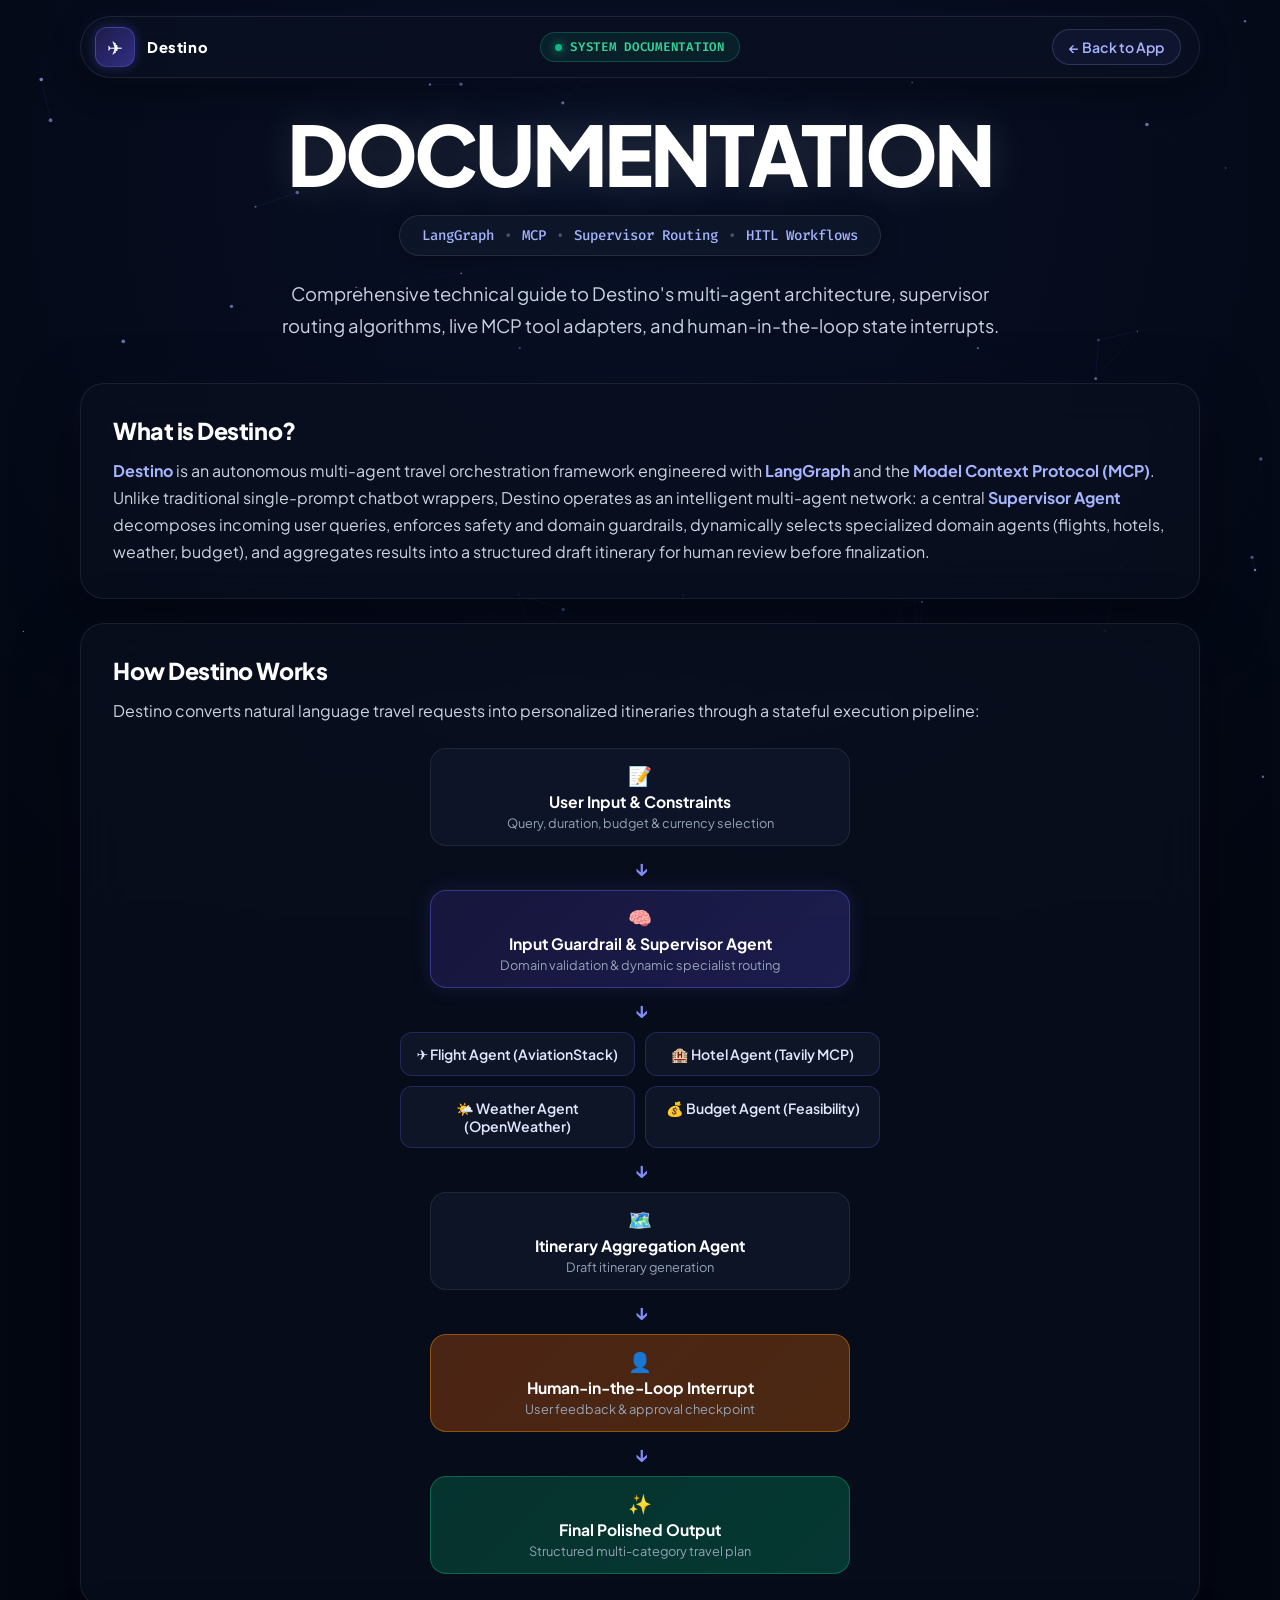
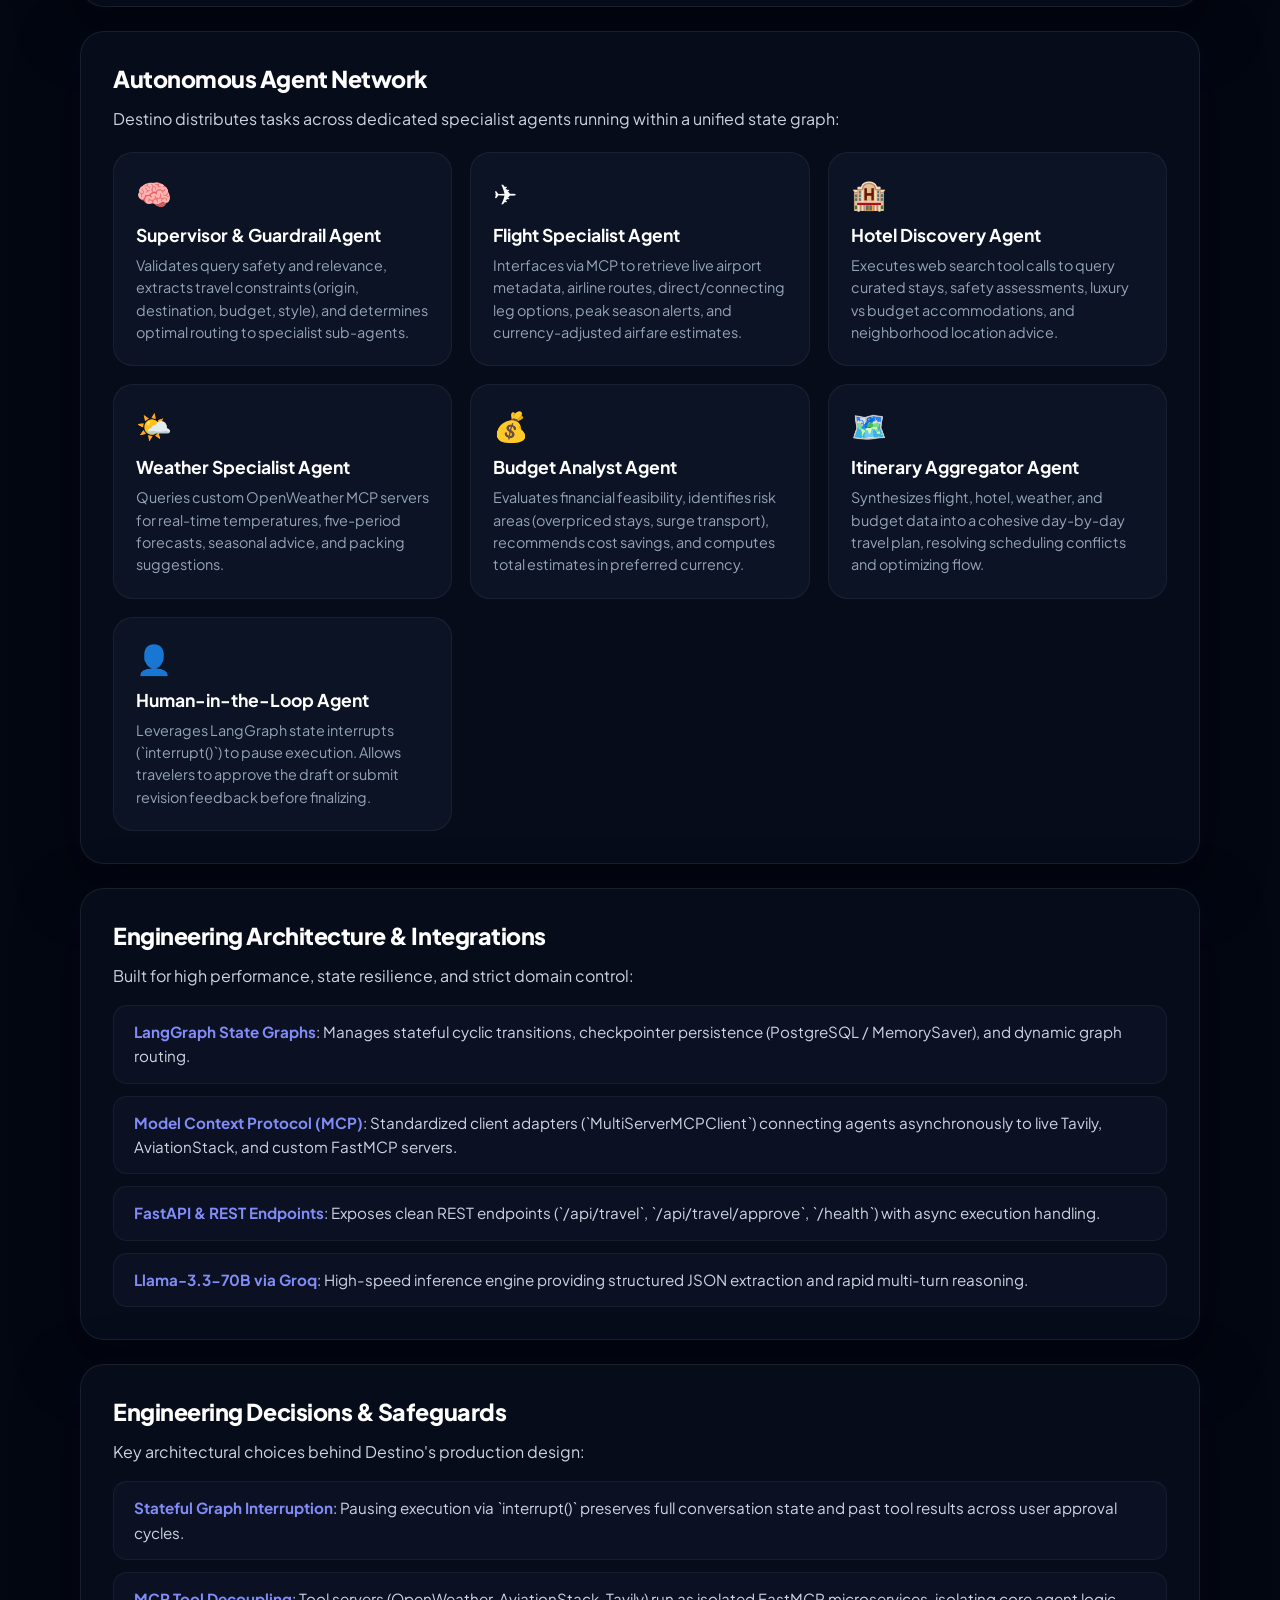
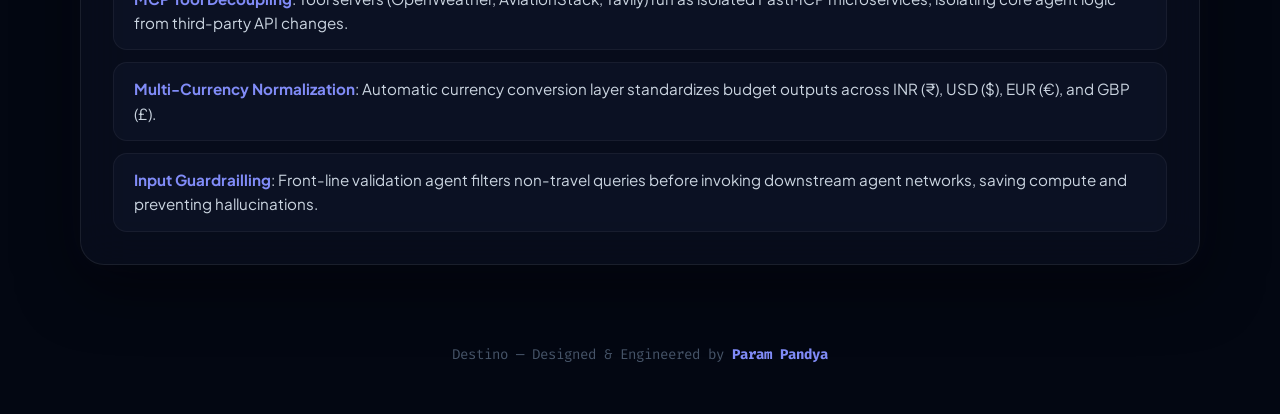
<file: templates/docs.html>
<!DOCTYPE html>
<html lang="en">
<head>
  <meta charset="UTF-8">
  <meta name="viewport" content="width=device-width, initial-scale=1.0">

  <!-- Primary Meta Tags -->
  <title>Documentation — Destino | Multi-Agent Travel System Architecture</title>
  <meta name="title" content="Documentation — Destino | Multi-Agent Travel System Architecture">
  <meta name="description" content="Technical documentation and architecture overview for Destino, an AI-powered multi-agent travel planner built with LangGraph, MCP, and Human-in-the-Loop workflows.">
  <meta name="author" content="Param Pandya (parampandya.dev)">
  <meta name="robots" content="index, follow">
  <link rel="canonical" href="https://destino.parampandya.dev/docs">
  <link rel="icon" type="image/x-icon" href="/favicon.ico">

  <!-- Open Graph / Facebook / LinkedIn / Discord -->
  <meta property="og:type" content="article">
  <meta property="og:url" content="https://destino.parampandya.dev/docs">
  <meta property="og:title" content="Documentation — Destino | Multi-Agent Travel System Architecture">
  <meta property="og:description" content="Technical documentation and architecture overview for Destino, an AI-powered multi-agent travel planner built with LangGraph, MCP, and Human-in-the-Loop workflows.">
  <meta property="og:site_name" content="Destino Documentation">
  <meta property="og:locale" content="en_US">
  <meta property="og:image" content="https://destino.parampandya.dev/static/og-image.png">

  <!-- Twitter Card -->
  <meta name="twitter:card" content="summary_large_image">
  <meta name="twitter:url" content="https://destino.parampandya.dev/docs">
  <meta name="twitter:title" content="Documentation — Destino | Multi-Agent Travel System Architecture">
  <meta name="twitter:description" content="Technical documentation and architecture overview for Destino, an AI-powered multi-agent travel planner built with LangGraph, MCP, and Human-in-the-Loop workflows.">
  <meta name="twitter:image" content="https://destino.parampandya.dev/static/og-image.png">

  <!-- Schema.org JSON-LD Structured Data -->
  <script type="application/ld+json">
  {
    "@context": "https://schema.org",
    "@type": "TechArticle",
    "headline": "Destino Multi-Agent Travel System Architecture Documentation",
    "description": "Technical documentation and architecture overview for Destino, an AI-powered multi-agent travel planner built with LangGraph, MCP, and Human-in-the-Loop workflows.",
    "url": "https://destino.parampandya.dev/docs",
    "mainEntityOfPage": {
      "@type": "WebPage",
      "@id": "https://destino.parampandya.dev/docs"
    },
    "publisher": {
      "@type": "Organization",
      "name": "Destino",
      "url": "https://destino.parampandya.dev"
    }
  }
  </script>

  <!-- Google Fonts & Styles -->
  <link rel="preconnect" href="https://fonts.googleapis.com">
  <link rel="preconnect" href="https://fonts.gstatic.com" crossorigin>
  <link href="https://fonts.googleapis.com/css2?family=Fira+Code:wght@400;500;600&family=Plus+Jakarta+Sans:wght@400;500;600;700;800;900&display=swap" rel="stylesheet">
  <link rel="stylesheet" href="/static/style.css?v=17">
</head>
<body>
  <!-- Interactive Constellation Network Canvas -->
  <canvas id="starfieldCanvas" aria-hidden="true"></canvas>

  <!-- Top Glass Navigation Bar -->
  <header class="navbar-wrapper">
    <nav class="navbar-container" aria-label="Main Navigation">
      <div class="nav-brand">
        <div class="brand-avatar" aria-hidden="true">✈️</div>
        <span class="brand-title">Destino</span>
      </div>

      <div class="badge-status nav-center-badge">
        <span class="green-dot pulse" aria-hidden="true"></span>
        SYSTEM DOCUMENTATION
      </div>

      <div class="nav-actions">
        <a href="/" class="doc-link">← Back to App</a>
      </div>
    </nav>
  </header>

  <main class="app-container">
    <!-- Header Hero -->
    <section class="hero-section" aria-labelledby="doc-heading">
      <h1 id="doc-heading" class="hero-title">DOCUMENTATION</h1>
      <div class="tech-stack-badge">
        <span>LangGraph</span>
        <span class="dot-sep">•</span>
        <span>MCP</span>
        <span class="dot-sep">•</span>
        <span>Supervisor Routing</span>
        <span class="dot-sep">•</span>
        <span>HITL Workflows</span>
      </div>
      <p class="hero-description">
        Comprehensive technical guide to Destino's multi-agent architecture, supervisor routing algorithms, live MCP tool adapters, and human-in-the-loop state interrupts.
      </p>
    </section>

    <!-- Technical Documentation Content -->
    <section class="seo-info-section" aria-label="Destino Technical Documentation">
      <div class="seo-card">
        <h2>What is Destino?</h2>
        <p>
          <strong>Destino</strong> is an autonomous multi-agent travel orchestration framework engineered with <strong>LangGraph</strong> and the <strong>Model Context Protocol (MCP)</strong>. Unlike traditional single-prompt chatbot wrappers, Destino operates as an intelligent multi-agent network: a central <strong>Supervisor Agent</strong> decomposes incoming user queries, enforces safety and domain guardrails, dynamically selects specialized domain agents (flights, hotels, weather, budget), and aggregates results into a structured draft itinerary for human review before finalization.
        </p>
      </div>

      <div class="seo-card">
        <h2>How Destino Works</h2>
        <p>
          Destino converts natural language travel requests into personalized itineraries through a stateful execution pipeline:
        </p>
        <div class="architecture-flow-diagram" aria-label="Destino Multi-Agent Workflow Diagram">
          <div class="flow-step">
            <span class="flow-icon">📝</span>
            <strong>User Input & Constraints</strong>
            <small>Query, duration, budget & currency selection</small>
          </div>
          <div class="flow-arrow">↓</div>
          <div class="flow-step highlight">
            <span class="flow-icon">🧠</span>
            <strong>Input Guardrail & Supervisor Agent</strong>
            <small>Domain validation & dynamic specialist routing</small>
          </div>
          <div class="flow-arrow">↓</div>
          <div class="flow-branch-grid">
            <div class="branch-card">✈️ Flight Agent (AviationStack)</div>
            <div class="branch-card">🏨 Hotel Agent (Tavily MCP)</div>
            <div class="branch-card">🌤️ Weather Agent (OpenWeather)</div>
            <div class="branch-card">💰 Budget Agent (Feasibility)</div>
          </div>
          <div class="flow-arrow">↓</div>
          <div class="flow-step">
            <span class="flow-icon">🗺️</span>
            <strong>Itinerary Aggregation Agent</strong>
            <small>Draft itinerary generation</small>
          </div>
          <div class="flow-arrow">↓</div>
          <div class="flow-step highlight-amber">
            <span class="flow-icon">👤</span>
            <strong>Human-in-the-Loop Interrupt</strong>
            <small>User feedback & approval checkpoint</small>
          </div>
          <div class="flow-arrow">↓</div>
          <div class="flow-step highlight-green">
            <span class="flow-icon">✨</span>
            <strong>Final Polished Output</strong>
            <small>Structured multi-category travel plan</small>
          </div>
        </div>
      </div>

      <div class="seo-card">
        <h2>Autonomous Agent Network</h2>
        <p>
          Destino distributes tasks across dedicated specialist agents running within a unified state graph:
        </p>
        <div class="capabilities-grid">
          <div class="capability-card">
            <div class="cap-icon">🧠</div>
            <h3>Supervisor & Guardrail Agent</h3>
            <p>Validates query safety and relevance, extracts travel constraints (origin, destination, budget, style), and determines optimal routing to specialist sub-agents.</p>
          </div>

          <div class="capability-card">
            <div class="cap-icon">✈️</div>
            <h3>Flight Specialist Agent</h3>
            <p>Interfaces via MCP to retrieve live airport metadata, airline routes, direct/connecting leg options, peak season alerts, and currency-adjusted airfare estimates.</p>
          </div>

          <div class="capability-card">
            <div class="cap-icon">🏨</div>
            <h3>Hotel Discovery Agent</h3>
            <p>Executes web search tool calls to query curated stays, safety assessments, luxury vs budget accommodations, and neighborhood location advice.</p>
          </div>

          <div class="capability-card">
            <div class="cap-icon">🌤️</div>
            <h3>Weather Specialist Agent</h3>
            <p>Queries custom OpenWeather MCP servers for real-time temperatures, five-period forecasts, seasonal advice, and packing suggestions.</p>
          </div>

          <div class="capability-card">
            <div class="cap-icon">💰</div>
            <h3>Budget Analyst Agent</h3>
            <p>Evaluates financial feasibility, identifies risk areas (overpriced stays, surge transport), recommends cost savings, and computes total estimates in preferred currency.</p>
          </div>

          <div class="capability-card">
            <div class="cap-icon">🗺️</div>
            <h3>Itinerary Aggregator Agent</h3>
            <p>Synthesizes flight, hotel, weather, and budget data into a cohesive day-by-day travel plan, resolving scheduling conflicts and optimizing flow.</p>
          </div>

          <div class="capability-card">
            <div class="cap-icon">👤</div>
            <h3>Human-in-the-Loop Agent</h3>
            <p>Leverages LangGraph state interrupts (`interrupt()`) to pause execution. Allows travelers to approve the draft or submit revision feedback before finalizing.</p>
          </div>
        </div>
      </div>

      <div class="seo-card">
        <h2>Engineering Architecture & Integrations</h2>
        <p>
          Built for high performance, state resilience, and strict domain control:
        </p>
        <ul class="tech-feature-list">
          <li><strong>LangGraph State Graphs</strong>: Manages stateful cyclic transitions, checkpointer persistence (PostgreSQL / MemorySaver), and dynamic graph routing.</li>
          <li><strong>Model Context Protocol (MCP)</strong>: Standardized client adapters (`MultiServerMCPClient`) connecting agents asynchronously to live Tavily, AviationStack, and custom FastMCP servers.</li>
          <li><strong>FastAPI & REST Endpoints</strong>: Exposes clean REST endpoints (`/api/travel`, `/api/travel/approve`, `/health`) with async execution handling.</li>
          <li><strong>Llama-3.3-70B via Groq</strong>: High-speed inference engine providing structured JSON extraction and rapid multi-turn reasoning.</li>
        </ul>
      </div>

      <div class="seo-card">
        <h2>Engineering Decisions & Safeguards</h2>
        <p>
          Key architectural choices behind Destino's production design:
        </p>
        <ul class="tech-feature-list">
          <li><strong>Stateful Graph Interruption</strong>: Pausing execution via `interrupt()` preserves full conversation state and past tool results across user approval cycles.</li>
          <li><strong>MCP Tool Decoupling</strong>: Tool servers (OpenWeather, AviationStack, Tavily) run as isolated FastMCP microservices, isolating core agent logic from third-party API changes.</li>
          <li><strong>Multi-Currency Normalization</strong>: Automatic currency conversion layer standardizes budget outputs across INR (₹), USD ($), EUR (€), and GBP (£).</li>
          <li><strong>Input Guardrailling</strong>: Front-line validation agent filters non-travel queries before invoking downstream agent networks, saving compute and preventing hallucinations.</li>
        </ul>
      </div>
    </section>
  </main>

  <footer>
    Destino — Designed & Engineered by <a href="https://parampandya.dev" target="_blank" rel="noopener" style="color: #818cf8; text-decoration: none; font-weight: 700;">Param Pandya</a>
  </footer>

  <script src="/static/script.js"></script>
</body>
</html>
</file>
<file: static/style.css>
* {
  margin: 0;
  padding: 0;
  box-sizing: border-box;
}

body {
  font-family: "Plus Jakarta Sans", system-ui, -apple-system, BlinkMacSystemFont, "Segoe UI", sans-serif;
  min-height: 100vh;
  background: #030712;
  color: #f8fafc;
  overflow-x: hidden;
}

#starfieldCanvas {
  position: fixed;
  inset: 0;
  z-index: -1;
  pointer-events: none;
  background: radial-gradient(circle at 50% 20%, #081026 0%, #030712 100%);
}

/* =========================================================
   Top Navbar (Matching Portfolio Header)
   ========================================================= */

.navbar-wrapper {
  position: sticky;
  top: 16px;
  z-index: 10000;
  width: min(1120px, calc(100% - 32px));
  margin: 0 auto;
}

.navbar-container {
  display: flex;
  align-items: center;
  justify-content: space-between;
  gap: 16px;
  background: rgba(10, 17, 34, 0.82);
  border: 1px solid rgba(255, 255, 255, 0.09);
  backdrop-filter: blur(20px);
  -webkit-backdrop-filter: blur(20px);
  border-radius: 999px;
  padding: 10px 18px 10px 14px;
  box-shadow: 0 10px 30px rgba(0, 0, 0, 0.4), 0 0 20px rgba(99, 102, 241, 0.08);
  position: relative;
}

.nav-brand {
  display: flex;
  align-items: center;
  gap: 12px;
}

.brand-avatar {
  width: 40px;
  height: 40px;
  border-radius: 12px;
  background: linear-gradient(135deg, #1e1b4b, #312e81);
  border: 1px solid rgba(99, 102, 241, 0.4);
  display: grid;
  place-items: center;
  font-size: 1.2rem;
  box-shadow: 0 0 12px rgba(99, 102, 241, 0.3);
}

.brand-info {
  display: flex;
  flex-direction: column;
}

.brand-title {
  font-size: 0.92rem;
  font-weight: 800;
  letter-spacing: 0.04em;
  color: #ffffff;
}

.brand-subtitle {
  font-size: 0.7rem;
  font-family: "Fira Code", monospace;
  color: #34d399;
  font-weight: 600;
  display: flex;
  align-items: center;
  gap: 5px;
}

.nav-links {
  display: flex;
  align-items: center;
  gap: 8px;
  list-style: none;
  background: rgba(255, 255, 255, 0.03);
  padding: 4px;
  border-radius: 999px;
  border: 1px solid rgba(255, 255, 255, 0.05);
}

.nav-item {
  text-decoration: none;
  color: #94a3b8;
  font-size: 0.88rem;
  font-weight: 600;
  padding: 8px 16px;
  border-radius: 999px;
  transition: all 0.2s ease;
}

.nav-item:hover,
.nav-item.active {
  color: #ffffff;
  background: rgba(255, 255, 255, 0.08);
}

.doc-link {
  text-decoration: none;
  color: #a5b4fc;
  font-weight: 600;
  font-size: 0.88rem;
  padding: 8px 16px;
  border-radius: 999px;
  border: 1px solid rgba(165, 180, 252, 0.2);
  background: rgba(99, 102, 241, 0.08);
  transition: all 0.2s ease;
  display: inline-flex;
  align-items: center;
  gap: 6px;
}

.doc-link:hover {
  color: #ffffff;
  background: rgba(99, 102, 241, 0.2);
  border-color: rgba(165, 180, 252, 0.4);
}

.contact-btn {
  text-decoration: none;
  background: linear-gradient(135deg, #6366f1 0%, #4f46e5 100%);
  color: #ffffff;
  font-weight: 700;
  font-size: 0.88rem;
  padding: 9px 20px;
  border-radius: 999px;
  box-shadow: 0 0 20px rgba(99, 102, 241, 0.45);
  transition: all 0.25s ease;
  display: inline-flex;
  align-items: center;
  gap: 6px;
}

.contact-btn:hover {
  transform: translateY(-1px);
  box-shadow: 0 0 28px rgba(99, 102, 241, 0.65);
  background: linear-gradient(135deg, #818cf8 0%, #6366f1 100%);
}

/* =========================================================
   Hamburger Button & Mobile Menu Overlay
   ========================================================= */
.hamburger-btn {
  display: none;
  background: rgba(255, 255, 255, 0.06);
  border: 1px solid rgba(255, 255, 255, 0.15);
  border-radius: 10px;
  width: 36px;
  height: 36px;
  padding: 8px 7px;
  cursor: pointer;
  flex-direction: column;
  justify-content: space-around;
  align-items: center;
  z-index: 1010;
  transition: all 0.2s ease;
}

.hamburger-btn:hover {
  background: rgba(255, 255, 255, 0.12);
}

.hamburger-bar {
  display: block;
  width: 100%;
  height: 2px;
  background-color: #e2e8f0;
  border-radius: 2px;
  transition: all 0.25s ease;
}

.hamburger-btn.active .hamburger-bar:nth-child(1) {
  transform: translateY(6px) rotate(45deg);
}

.hamburger-btn.active .hamburger-bar:nth-child(2) {
  opacity: 0;
}

.hamburger-btn.active .hamburger-bar:nth-child(3) {
  transform: translateY(-6px) rotate(-45deg);
}

.mobile-menu-dropdown {
  position: fixed;
  top: 56px;
  right: 14px;
  z-index: 100000;
  background: #0f172a;
  border: 1px solid rgba(165, 180, 252, 0.35);
  border-radius: 16px;
  padding: 12px;
  width: 190px;
  box-shadow: 0 25px 60px rgba(0, 0, 0, 0.95), 0 0 35px rgba(99, 102, 241, 0.4);
  display: flex;
  flex-direction: column;
  gap: 10px;
}

.mobile-menu-link {
  text-decoration: none;
  color: #ffffff;
  font-weight: 700;
  font-size: 0.9rem;
  padding: 10px 14px;
  border-radius: 12px;
  border: 1px solid rgba(165, 180, 252, 0.3);
  background: #1e293b;
  display: flex;
  align-items: center;
  justify-content: space-between;
  transition: all 0.2s ease;
}

.mobile-menu-link:hover {
  background: #334155;
  color: #ffffff;
}

.mobile-menu-btn {
  text-decoration: none;
  background: linear-gradient(135deg, #6366f1 0%, #4f46e5 100%);
  color: #ffffff;
  font-weight: 800;
  font-size: 0.9rem;
  padding: 10px 14px;
  border-radius: 12px;
  display: flex;
  align-items: center;
  justify-content: space-between;
  box-shadow: 0 0 20px rgba(99, 102, 241, 0.5);
  transition: all 0.25s ease;
}

.mobile-menu-btn:hover {
  background: linear-gradient(135deg, #818cf8 0%, #6366f1 100%);
}

.mobile-menu-backdrop {
  position: fixed;
  inset: 0;
  z-index: 9900;
  background: rgba(3, 7, 18, 0.7);
  backdrop-filter: blur(6px);
  -webkit-backdrop-filter: blur(6px);
  transition: opacity 0.25s ease;
}

.footer-desktop {
  display: block;
}

.footer-mobile {
  display: none;
}

/* =========================================================
   App Container & Hero Section (Matching Portfolio Layout)
   ========================================================= */

.app-container {
  width: min(1120px, calc(100% - 32px));
  margin: 0 auto;
  padding: 48px 0 40px;
}

.hero-section {
  text-align: center;
  margin-bottom: 42px;
}

.badge-status {
  display: inline-flex;
  align-items: center;
  gap: 8px;
  padding: 8px 18px;
  border-radius: 999px;
  background: rgba(16, 185, 129, 0.1);
  border: 1px solid rgba(16, 185, 129, 0.3);
  color: #34d399;
  font-family: "Fira Code", monospace;
  font-weight: 600;
  font-size: 0.78rem;
  letter-spacing: 0.06em;
  margin-bottom: 24px;
}

.nav-center-badge {
  position: absolute;
  left: 50%;
  top: 50%;
  transform: translate(-50%, -50%);
  margin-bottom: 0;
  padding: 6px 14px;
  font-size: 0.78rem;
  white-space: nowrap;
}

@media (max-width: 992px) {
  .nav-center-badge {
    display: none;
  }
}

.green-dot {
  width: 7px;
  height: 7px;
  border-radius: 50%;
  background: #10b981;
  box-shadow: 0 0 10px #10b981;
}

.green-dot.pulse {
  animation: greenPulse 2s infinite;
}

@keyframes greenPulse {
  0% { box-shadow: 0 0 0 0 rgba(16, 185, 129, 0.7); }
  70% { box-shadow: 0 0 0 10px rgba(16, 185, 129, 0); }
  100% { box-shadow: 0 0 0 0 rgba(16, 185, 129, 0); }
}

.hero-title {
  font-size: clamp(3rem, 7vw, 5.2rem);
  font-weight: 900;
  line-height: 1.05;
  letter-spacing: -0.04em;
  color: #ffffff;
  margin-bottom: 18px;
  text-shadow: 0 0 40px rgba(255, 255, 255, 0.15);
}

.tech-stack-badge {
  display: inline-flex;
  align-items: center;
  flex-wrap: wrap;
  justify-content: center;
  gap: 10px;
  background: rgba(15, 23, 42, 0.85);
  border: 1px solid rgba(255, 255, 255, 0.1);
  padding: 10px 22px;
  border-radius: 999px;
  color: #a5b4fc;
  font-family: "Fira Code", monospace;
  font-size: 0.88rem;
  font-weight: 500;
  margin-bottom: 22px;
  box-shadow: 0 4px 20px rgba(0, 0, 0, 0.3);
}

.dot-sep {
  color: #475569;
}

.hero-description {
  max-width: 760px;
  margin: 0 auto 28px;
  color: #cbd5e1;
  font-size: 1.15rem;
  line-height: 1.7;
  font-weight: 400;
}

.hero-cta-group {
  display: flex;
  align-items: center;
  justify-content: center;
  gap: 14px;
}

.primary-violet-btn {
  text-decoration: none;
  background: linear-gradient(135deg, #6366f1 0%, #4f46e5 100%);
  color: #ffffff;
  font-weight: 700;
  font-size: 0.98rem;
  padding: 13px 28px;
  border-radius: 999px;
  box-shadow: 0 0 25px rgba(99, 102, 241, 0.5);
  transition: all 0.25s ease;
  display: inline-flex;
  align-items: center;
  gap: 8px;
}

.primary-violet-btn:hover {
  transform: translateY(-2px);
  box-shadow: 0 0 35px rgba(99, 102, 241, 0.7);
  background: linear-gradient(135deg, #818cf8 0%, #6366f1 100%);
}

.secondary-dark-btn {
  border: 1px solid rgba(255, 255, 255, 0.15);
  background: rgba(255, 255, 255, 0.06);
  color: #e2e8f0;
  font-family: inherit;
  font-weight: 600;
  font-size: 0.98rem;
  padding: 13px 24px;
  border-radius: 999px;
  cursor: pointer;
  transition: all 0.25s ease;
}

.secondary-dark-btn:hover {
  background: rgba(255, 255, 255, 0.12);
  border-color: rgba(255, 255, 255, 0.28);
  color: #ffffff;
}

/* =========================================================
   Planner Card & Sections (Matching Portfolio Glass Containers)
   ========================================================= */

.planner-card,
.workflow-section,
.result-section,
.approval-section {
  background: rgba(10, 16, 31, 0.72);
  border: 1px solid rgba(255, 255, 255, 0.08);
  box-shadow: 0 20px 60px rgba(0, 0, 0, 0.5), 0 0 35px rgba(99, 102, 241, 0.06);
  backdrop-filter: blur(24px);
  -webkit-backdrop-filter: blur(24px);
  border-radius: 24px;
  padding: 32px;
  transition: all 0.3s ease;
}

.planner-card:hover {
  border-color: rgba(99, 102, 241, 0.25);
  box-shadow: 0 24px 70px rgba(0, 0, 0, 0.6), 0 0 45px rgba(99, 102, 241, 0.12);
}

.workflow-section,
.result-section,
.approval-section {
  margin-top: 28px;
}

.card-header,
.result-header,
.workflow-header {
  display: flex;
  align-items: flex-start;
  justify-content: space-between;
  gap: 18px;
  margin-bottom: 22px;
}

.title-with-currency {
  display: flex;
  align-items: center;
  gap: 14px;
  flex-wrap: wrap;
  margin-bottom: 8px;
}

.title-with-currency h2 {
  margin-bottom: 0;
}

.card-header h2,
.result-header h2,
.workflow-header h2,
.approval-content h2 {
  font-size: 1.5rem;
  font-weight: 800;
  color: #ffffff;
  margin-bottom: 8px;
  letter-spacing: -0.02em;
}

.card-header p,
.result-header p,
.approval-content p {
  color: #94a3b8;
  line-height: 1.6;
  font-size: 0.98rem;
}

.header-controls {
  display: flex;
  align-items: center;
  gap: 12px;
}

.currency-pill {
  display: flex;
  align-items: center;
  gap: 8px;
  background: rgba(99, 102, 241, 0.12);
  border: 1px solid rgba(99, 102, 241, 0.3);
  padding: 6px 14px;
  border-radius: 999px;
  font-size: 0.85rem;
  color: #c7d2fe;
  font-weight: 600;
}

.currency-pill label {
  color: #a5b4fc;
  font-weight: 700;
  font-size: 0.82rem;
}

.currency-label-mobile,
.status-text-mobile {
  display: none;
}

.currency-label-desktop,
.status-text-desktop {
  display: inline;
}

.currency-select {
  background: rgba(15, 23, 42, 0.9);
  color: #ffffff;
  border: 1px solid rgba(255, 255, 255, 0.15);
  border-radius: 999px;
  padding: 4px 10px;
  font-family: inherit;
  font-size: 0.82rem;
  font-weight: 700;
  outline: none;
  cursor: pointer;
}

.currency-select option {
  background: #0f172a;
  color: #ffffff;
}

.status-pill {
  display: flex;
  align-items: center;
  gap: 8px;
  background: rgba(16, 185, 129, 0.12);
  color: #34d399;
  border: 1px solid rgba(16, 185, 129, 0.3);
  padding: 8px 14px;
  border-radius: 999px;
  font-weight: 700;
  font-size: 0.85rem;
  white-space: nowrap;
}

.status-dot {
  width: 8px;
  height: 8px;
  border-radius: 50%;
  background: #10b981;
  box-shadow: 0 0 12px #10b981;
}

.input-area {
  display: grid;
  grid-template-columns: 1fr auto;
  gap: 16px;
  align-items: stretch;
}

.input-area textarea {
  min-height: 92px;
  height: 92px;
  padding: 14px 18px;
  line-height: 1.5;
}

textarea {
  width: 100%;
  min-height: 145px;
  resize: vertical;
  border: 1px solid rgba(255, 255, 255, 0.1);
  border-radius: 18px;
  background: rgba(3, 7, 18, 0.8);
  color: #ffffff;
  padding: 20px;
  font-family: inherit;
  font-size: 1.02rem;
  line-height: 1.6;
  outline: none;
  transition: all 0.25s ease;
}

textarea:focus {
  border-color: #6366f1;
  background: rgba(5, 10, 24, 0.9);
  box-shadow: 0 0 0 4px rgba(99, 102, 241, 0.18), 0 0 25px rgba(99, 102, 241, 0.2);
}

textarea::placeholder {
  color: #475569;
}

#sendBtn {
  min-width: 180px;
  border: none;
  border-radius: 18px;
  padding: 0 26px;
  background: linear-gradient(135deg, #6366f1 0%, #4f46e5 100%);
  color: #ffffff;
  font-family: inherit;
  font-weight: 800;
  font-size: 1.02rem;
  cursor: pointer;
  box-shadow: 0 0 25px rgba(99, 102, 241, 0.4);
  transition: all 0.25s ease;
  display: flex;
  align-items: center;
  justify-content: center;
  gap: 8px;
}

#sendBtn:hover {
  transform: translateY(-2px);
  background: linear-gradient(135deg, #818cf8 0%, #6366f1 100%);
  box-shadow: 0 0 35px rgba(99, 102, 241, 0.65);
}

#sendBtn:disabled,
.approve-btn:disabled,
.revise-btn:disabled {
  opacity: 0.6;
  cursor: not-allowed;
  transform: none;
  box-shadow: none;
}

.quick-prompts {
  display: flex;
  flex-wrap: wrap;
  gap: 10px;
  margin-top: 20px;
}

.quick-prompts button {
  border: 1px solid rgba(255, 255, 255, 0.1);
  background: rgba(255, 255, 255, 0.04);
  color: #cbd5e1;
  border-radius: 999px;
  padding: 10px 16px;
  font-family: inherit;
  font-size: 0.9rem;
  font-weight: 600;
  cursor: pointer;
  transition: all 0.2s ease;
}

.quick-prompts button:hover {
  background: rgba(99, 102, 241, 0.18);
  border-color: rgba(99, 102, 241, 0.4);
  color: #ffffff;
  transform: translateY(-1px);
  box-shadow: 0 4px 16px rgba(99, 102, 241, 0.2);
}

.eyebrow {
  display: inline-block;
  margin-bottom: 7px;
  color: #818cf8;
  font-family: "Fira Code", monospace;
  font-size: 0.78rem;
  font-weight: 700;
  letter-spacing: 0.12em;
  text-transform: uppercase;
}

.guardrail-badge {
  border: 1px solid rgba(16, 185, 129, 0.3);
  background: rgba(16, 185, 129, 0.12);
  color: #34d399;
  padding: 9px 15px;
  border-radius: 999px;
  font-size: 0.82rem;
  font-weight: 700;
  font-family: "Fira Code", monospace;
  white-space: nowrap;
}

.guardrail-badge.blocked {
  border-color: rgba(239, 68, 68, 0.4);
  background: rgba(239, 68, 68, 0.15);
  color: #fecaca;
}

.supervisor-reasoning {
  color: #cbd5e1;
  line-height: 1.7;
  margin-bottom: 20px;
  font-size: 1rem;
}

.agent-chips {
  display: flex;
  flex-wrap: wrap;
  gap: 12px;
}

.agent-chip {
  padding: 10px 16px;
  border-radius: 12px;
  border: 1px solid rgba(99, 102, 241, 0.35);
  background: rgba(99, 102, 241, 0.14);
  color: #c7d2fe;
  font-family: "Fira Code", monospace;
  font-size: 0.88rem;
  font-weight: 600;
}

.result-actions {
  display: flex;
  gap: 12px;
  align-items: center;
}

.copy-btn,
.download-btn {
  border: none;
  border-radius: 12px;
  padding: 11px 18px;
  cursor: pointer;
  font-family: inherit;
  font-weight: 700;
  font-size: 0.92rem;
  transition: all 0.25s ease;
}

.copy-btn {
  border: 1px solid rgba(255, 255, 255, 0.12);
  background: rgba(255, 255, 255, 0.06);
  color: #ffffff;
}

.copy-btn:hover {
  background: rgba(255, 255, 255, 0.14);
  border-color: rgba(255, 255, 255, 0.25);
}

.download-btn {
  background: linear-gradient(135deg, #6366f1 0%, #4f46e5 100%);
  color: #ffffff;
  box-shadow: 0 0 20px rgba(99, 102, 241, 0.4);
}

.download-btn:hover {
  transform: translateY(-1px);
  box-shadow: 0 0 30px rgba(99, 102, 241, 0.6);
}

.pdf-content {
  background: #ffffff;
  color: #0f172a;
  border-radius: 20px;
  padding: 30px;
}

.pdf-title {
  display: none;
  color: #312e81;
  font-size: 2.2rem;
  font-weight: 800;
  margin-bottom: 20px;
}

.result-box {
  background: #ffffff;
  color: #1e293b;
  border: none;
  padding: 0;
  white-space: normal;
  overflow-x: auto;
}

.result-box h1,
.result-box h2,
.result-box h3 {
  color: #0f172a;
  margin-top: 28px;
  margin-bottom: 14px;
  line-height: 1.25;
  font-weight: 800;
}

.result-box h1:first-child,
.result-box h2:first-child,
.result-box h3:first-child {
  margin-top: 0;
}

.result-box h1 {
  font-size: 2.1rem;
  border-bottom: 3px solid #4f46e5;
  padding-bottom: 12px;
  color: #312e81;
}

.result-box h2 {
  font-size: 1.45rem;
  border-left: 5px solid #4f46e5;
  padding: 10px 0 10px 14px;
  background: #eef2ff;
  border-radius: 0 10px 10px 0;
  color: #312e81;
}

.result-box h3 {
  font-size: 1.18rem;
  color: #4338ca;
}

.result-box p {
  margin-bottom: 16px;
  line-height: 1.75;
  color: #334155;
}

.result-box ul,
.result-box ol {
  margin: 12px 0 20px 24px;
  color: #334155;
}

.result-box li {
  margin-bottom: 9px;
  line-height: 1.65;
}

.result-box strong {
  color: #0f172a;
  font-weight: 750;
}

.result-box hr {
  border: none;
  border-top: 1px solid #e2e8f0;
  margin: 26px 0;
}

.result-box table {
  width: 100%;
  border-collapse: collapse;
  margin: 20px 0;
  color: #334155;
}

.result-box th,
.result-box td {
  border: 1px solid #e2e8f0;
  padding: 12px;
  text-align: left;
}

.result-box th {
  background: #eef2ff;
  color: #312e81;
  font-weight: 800;
}

.approval-section {
  display: grid;
  grid-template-columns: auto 1fr;
  gap: 22px;
  border-color: rgba(99, 102, 241, 0.35);
  background: linear-gradient(
    135deg,
    rgba(99, 102, 241, 0.12),
    rgba(10, 16, 31, 0.92)
  );
}

.approval-icon {
  display: grid;
  place-items: center;
  width: 56px;
  height: 56px;
  border-radius: 18px;
  background: rgba(99, 102, 241, 0.18);
  border: 1px solid rgba(99, 102, 241, 0.4);
  font-size: 1.6rem;
}

.feedback-input {
  min-height: 110px;
  margin-top: 18px;
  border-radius: 18px;
}

.approval-actions {
  display: flex;
  flex-wrap: wrap;
  gap: 14px;
  margin-top: 18px;
}

.approve-btn,
.revise-btn {
  border: none;
  border-radius: 14px;
  padding: 13px 22px;
  color: #ffffff;
  font-family: inherit;
  font-weight: 800;
  font-size: 0.96rem;
  cursor: pointer;
  transition: all 0.25s ease;
}

.approve-btn {
  background: linear-gradient(135deg, #6366f1 0%, #4f46e5 100%);
  box-shadow: 0 0 25px rgba(99, 102, 241, 0.4);
}

.revise-btn {
  background: linear-gradient(135deg, #475569 0%, #334155 100%);
  border: 1px solid rgba(255, 255, 255, 0.15);
}

.approve-btn:hover {
  transform: translateY(-1px);
  box-shadow: 0 0 35px rgba(99, 102, 241, 0.65);
}

.revise-btn:hover {
  background: rgba(255, 255, 255, 0.15);
}

.error-box {
  margin-top: 24px;
  padding: 20px 22px;
  border-radius: 18px;
  background: rgba(239, 68, 68, 0.15);
  border: 1px solid rgba(239, 68, 68, 0.4);
  color: #fecaca;
  line-height: 1.55;
  font-weight: 500;
}

.loader {
  display: inline-block;
  width: 18px;
  height: 18px;
  border: 3px solid rgba(255, 255, 255, 0.35);
  border-top-color: #ffffff;
  border-radius: 50%;
  animation: spin 0.85s linear infinite;
}

.hidden {
  display: none !important;
}

footer {
  text-align: center;
  color: #475569;
  font-family: "Fira Code", monospace;
  padding: 40px 16px 50px;
  font-size: 0.88rem;
}

@keyframes spin {
  to {
    transform: rotate(360deg);
  }
}

@media print {
  body {
    background: #ffffff;
  }

  .navbar-wrapper,
  .planner-card,
  .workflow-section,
  .approval-section,
  .hero-section,
  footer,
  .result-actions,
  #threadInfo {
    display: none;
  }

  .result-section {
    box-shadow: none;
    border: none;
    background: #ffffff;
  }

  .pdf-title {
    display: block;
  }
}

/* =========================================================
   Responsive Breakpoints: Desktop (>1024px), Tablet (768px-1024px), Mobile (<768px)
   ========================================================= */

/* Tablet View (768px – 1024px) */
@media (max-width: 1024px) {
  .navbar-wrapper {
    width: min(100% - 24px, 1120px);
  }

  .nav-center-badge {
    display: none;
  }

  .app-container {
    width: min(100% - 24px, 1120px);
    padding-top: 36px;
  }

  .planner-card,
  .workflow-section,
  .result-section,
  .approval-section,
  .seo-card {
    padding: 26px;
    border-radius: 22px;
  }

  .hero-title {
    font-size: clamp(2.5rem, 6.5vw, 4.2rem);
  }

  .tech-stack-badge {
    font-size: 0.82rem;
    padding: 8px 18px;
  }

  .capabilities-grid {
    grid-template-columns: repeat(auto-fit, minmax(240px, 1fr));
  }
}

/* Mobile View (< 768px) */
@media (max-width: 768px) {
  .navbar-wrapper {
    top: 8px;
    width: calc(100% - 16px);
  }

  .navbar-container {
    padding: 6px 12px;
    gap: 6px;
    border-radius: 999px;
  }

  .nav-brand {
    gap: 8px;
  }

  .brand-title {
    font-size: 0.92rem;
    font-weight: 800;
  }

  .brand-avatar {
    width: 36px;
    height: 36px;
    font-size: 1.1rem;
    border-radius: 10px;
  }

  .desktop-nav-actions {
    display: none;
  }

  .hamburger-btn {
    display: flex;
  }

  .app-container {
    width: calc(100% - 16px);
    padding-top: 40px;
    padding-bottom: 24px;
  }

  .hero-section {
    margin-bottom: 18px;
  }

  .hero-title {
    font-size: clamp(2.5rem, 8.5vw, 3.4rem);
    margin-bottom: 10px;
    font-weight: 900;
  }

  .tech-stack-badge {
    display: flex;
    flex-wrap: nowrap;
    white-space: nowrap;
    align-items: center;
    justify-content: center;
    font-size: clamp(0.56rem, 2.7vw, 0.68rem);
    padding: 4px 8px;
    gap: 3px 5px;
    border-radius: 999px;
    margin: 0 auto 12px auto;
    width: max-content;
    max-width: 100%;
    letter-spacing: -0.01em;
  }

  .dot-sep {
    font-size: 0.5rem;
    opacity: 0.7;
  }

  .hero-description {
    font-size: 0.88rem;
    line-height: 1.5;
    margin-bottom: 14px;
    color: #94a3b8;
  }

  .planner-card,
  .workflow-section,
  .result-section,
  .approval-section,
  .seo-card {
    padding: 16px 14px;
    border-radius: 18px;
  }

  .card-header,
  .result-header,
  .workflow-header {
    flex-direction: column;
    align-items: stretch;
    gap: 8px;
    margin-bottom: 12px;
  }

  .title-with-currency {
    flex-direction: column;
    align-items: flex-start;
    gap: 8px;
    margin-bottom: 4px;
  }

  .card-header h2,
  .result-header h2,
  .workflow-header h2,
  .approval-content h2 {
    font-size: 1.25rem;
    margin-bottom: 4px;
  }

  .card-header p {
    font-size: 0.82rem;
    line-height: 1.45;
    margin-bottom: 8px;
  }

  .header-controls {
    display: flex;
    align-items: center;
    justify-content: space-between;
    gap: 8px;
    width: 100%;
  }

  .currency-pill {
    width: auto;
    padding: 3px 6px;
    font-size: 0.75rem;
  }

  .currency-pill label {
    display: none;
  }

  .currency-label-desktop,
  .status-text-desktop {
    display: none;
  }

  .currency-label-mobile,
  .status-text-mobile {
    display: inline;
  }

  .currency-select {
    font-size: 0.72rem;
    padding: 2px 5px;
    border-radius: 8px;
  }

  .status-pill {
    padding: 5px 10px;
    font-size: 0.75rem;
    white-space: nowrap;
  }

  .input-area {
    grid-template-columns: 1fr;
    gap: 10px;
  }

  textarea,
  .input-area textarea {
    font-size: 16px; /* 16px prevents automatic iOS browser zooming */
    padding: 12px;
    min-height: 115px;
    max-height: 165px;
    border-radius: 14px;
    width: 100%;
    line-height: 1.45;
  }

  #sendBtn {
    min-height: 46px;
    width: 100%;
    font-size: 0.92rem;
    border-radius: 12px;
  }

  .quick-prompts {
    display: flex;
    flex-wrap: nowrap;
    overflow-x: auto;
    scroll-snap-type: x mandatory;
    gap: 8px;
    margin-top: 12px;
    padding-bottom: 4px;
    -webkit-overflow-scrolling: touch;
    scrollbar-width: none; /* Firefox */
  }

  .quick-prompts::-webkit-scrollbar {
    display: none; /* Chrome/Safari/Edge */
  }

  .quick-prompts button {
    flex: 0 0 auto;
    scroll-snap-align: start;
    white-space: nowrap;
    width: auto;
    padding: 7px 13px;
    font-size: 0.8rem;
    min-height: 36px;
    border-radius: 999px;
  }

  .result-actions,
  .approval-actions {
    width: 100%;
    flex-direction: column;
    gap: 10px;
  }

  .copy-btn,
  .download-btn,
  .approve-btn,
  .revise-btn {
    width: 100%;
    min-height: 44px;
    display: flex;
    align-items: center;
    justify-content: center;
  }

  .approval-section {
    grid-template-columns: 1fr;
    gap: 12px;
  }

  .approval-icon {
    width: 42px;
    height: 42px;
    font-size: 1.2rem;
  }

  .pdf-content {
    padding: 12px;
    border-radius: 14px;
  }

  /* Result Markdown Output Overflow Protection */
  .result-box {
    word-break: break-word;
    overflow-wrap: break-word;
  }

  .result-box table {
    display: block;
    width: 100%;
    overflow-x: auto;
    white-space: nowrap;
    -webkit-overflow-scrolling: touch;
  }

  .result-box th,
  .result-box td {
    padding: 8px 10px;
    font-size: 0.88rem;
  }

  .result-box pre,
  .result-box code {
    white-space: pre-wrap;
    word-break: break-word;
    max-width: 100%;
    overflow-x: auto;
  }

  .flow-step {
    max-width: 100%;
    padding: 12px 16px;
  }

  footer {
    padding: 20px 0 16px;
    font-size: 0.78rem;
  }

  .footer-desktop {
    display: none;
  }

  .footer-mobile {
    display: flex;
    flex-direction: column;
    align-items: center;
    justify-content: center;
    text-align: center;
    gap: 4px;
    font-size: 0.8rem;
    line-height: 1.4;
  }
}

/* Extra Small Mobile View (< 480px) */
@media (max-width: 480px) {
  .brand-title {
    font-size: 0.78rem;
    letter-spacing: 0.02em;
  }

  .brand-avatar {
    width: 28px;
    height: 28px;
    font-size: 0.88rem;
  }

  .doc-link {
    padding: 4px 8px;
    font-size: 0.72rem;
  }

  .contact-btn {
    padding: 5px 10px;
    font-size: 0.74rem;
  }

  .hero-title {
    font-size: 1.75rem;
  }

  .flow-branch-grid {
    grid-template-columns: 1fr;
  }

  .capabilities-grid {
    grid-template-columns: 1fr;
  }

  .workflow-steps-grid {
    grid-template-columns: 1fr;
  }

  .seo-card h2 {
    font-size: 1.2rem;
  }

  .agent-chips {
    gap: 6px;
  }

  .agent-chip {
    width: 100%;
    text-align: center;
    font-size: 0.8rem;
    padding: 8px 10px;
  }
}


/* =========================================================
   SEO Content Section
   ========================================================= */

.seo-info-section {
  margin-top: 40px;
  display: flex;
  flex-direction: column;
  gap: 24px;
}

.seo-card {
  background: rgba(10, 16, 31, 0.72);
  border: 1px solid rgba(255, 255, 255, 0.08);
  box-shadow: 0 20px 60px rgba(0, 0, 0, 0.5), 0 0 35px rgba(99, 102, 241, 0.06);
  backdrop-filter: blur(24px);
  -webkit-backdrop-filter: blur(24px);
  border-radius: 24px;
  padding: 32px;
}

.seo-card h2 {
  font-size: 1.45rem;
  font-weight: 800;
  color: #ffffff;
  margin-bottom: 12px;
  letter-spacing: -0.02em;
}

.seo-card p {
  color: #cbd5e1;
  line-height: 1.7;
  font-size: 1rem;
}

.seo-card strong {
  color: #a5b4fc;
}

.workflow-steps-grid {
  display: grid;
  grid-template-columns: repeat(auto-fit, minmax(220px, 1fr));
  gap: 16px;
  margin-top: 20px;
}

.step-card {
  background: rgba(15, 23, 42, 0.7);
  border: 1px solid rgba(255, 255, 255, 0.06);
  border-radius: 18px;
  padding: 20px;
}

.step-num {
  font-family: "Fira Code", monospace;
  font-size: 0.85rem;
  font-weight: 700;
  color: #6366f1;
  background: rgba(99, 102, 241, 0.12);
  padding: 4px 10px;
  border-radius: 999px;
  display: inline-block;
  margin-bottom: 10px;
}

.step-card h3 {
  font-size: 1.05rem;
  font-weight: 700;
  color: #ffffff;
  margin-bottom: 8px;
}

.step-card p {
  font-size: 0.9rem;
  color: #94a3b8;
  line-height: 1.55;
}

/* Architecture Flow Diagram & Cards */
.architecture-flow-diagram {
  display: flex;
  flex-direction: column;
  align-items: center;
  gap: 10px;
  margin-top: 24px;
  max-width: 680px;
  margin-left: auto;
  margin-right: auto;
}

.flow-step {
  background: rgba(15, 23, 42, 0.85);
  border: 1px solid rgba(255, 255, 255, 0.08);
  border-radius: 16px;
  padding: 14px 24px;
  width: 100%;
  max-width: 420px;
  text-align: center;
  display: flex;
  flex-direction: column;
  align-items: center;
  gap: 4px;
}

.flow-step.highlight {
  border-color: rgba(99, 102, 241, 0.4);
  background: linear-gradient(135deg, rgba(30, 27, 75, 0.7), rgba(49, 46, 129, 0.5));
  box-shadow: 0 0 20px rgba(99, 102, 241, 0.15);
}

.flow-step.highlight-amber {
  border-color: rgba(245, 158, 11, 0.4);
  background: linear-gradient(135deg, rgba(120, 53, 15, 0.6), rgba(180, 83, 9, 0.4));
}

.flow-step.highlight-green {
  border-color: rgba(16, 185, 129, 0.4);
  background: linear-gradient(135deg, rgba(6, 78, 59, 0.6), rgba(4, 120, 87, 0.4));
}

.flow-icon {
  font-size: 1.2rem;
}

.flow-step strong {
  color: #ffffff;
  font-size: 0.98rem;
}

.flow-step small {
  color: #94a3b8;
  font-size: 0.8rem;
}

.flow-arrow {
  color: #818cf8;
  font-size: 1.2rem;
  font-weight: bold;
}

.flow-branch-grid {
  display: grid;
  grid-template-columns: repeat(2, 1fr);
  gap: 10px;
  width: 100%;
  max-width: 480px;
}

.branch-card {
  background: rgba(15, 23, 42, 0.9);
  border: 1px solid rgba(99, 102, 241, 0.25);
  border-radius: 12px;
  padding: 12px 14px;
  text-align: center;
  font-size: 0.88rem;
  font-weight: 600;
  color: #e0e7ff;
}

.tech-feature-list {
  margin-top: 16px;
  list-style: none;
  display: flex;
  flex-direction: column;
  gap: 12px;
}

.tech-feature-list li {
  background: rgba(15, 23, 42, 0.6);
  border: 1px solid rgba(255, 255, 255, 0.05);
  border-radius: 14px;
  padding: 14px 20px;
  color: #cbd5e1;
  font-size: 0.95rem;
  line-height: 1.6;
}

.tech-feature-list strong {
  color: #818cf8;
}

.capabilities-grid {
  display: grid;
  grid-template-columns: repeat(auto-fit, minmax(280px, 1fr));
  gap: 18px;
  margin-top: 20px;
}

.capability-card {
  background: rgba(15, 23, 42, 0.7);
  border: 1px solid rgba(255, 255, 255, 0.06);
  border-radius: 20px;
  padding: 22px;
  transition: transform 0.2s ease, border-color 0.2s ease;
}

.capability-card:hover {
  transform: translateY(-2px);
  border-color: rgba(99, 102, 241, 0.3);
}

.cap-icon {
  font-size: 1.8rem;
  margin-bottom: 12px;
}

.capability-card h3 {
  font-size: 1.1rem;
  font-weight: 700;
  color: #ffffff;
  margin-bottom: 8px;
}

.capability-card p {
  font-size: 0.9rem;
  color: #94a3b8;
  line-height: 1.55;
}
</file>
